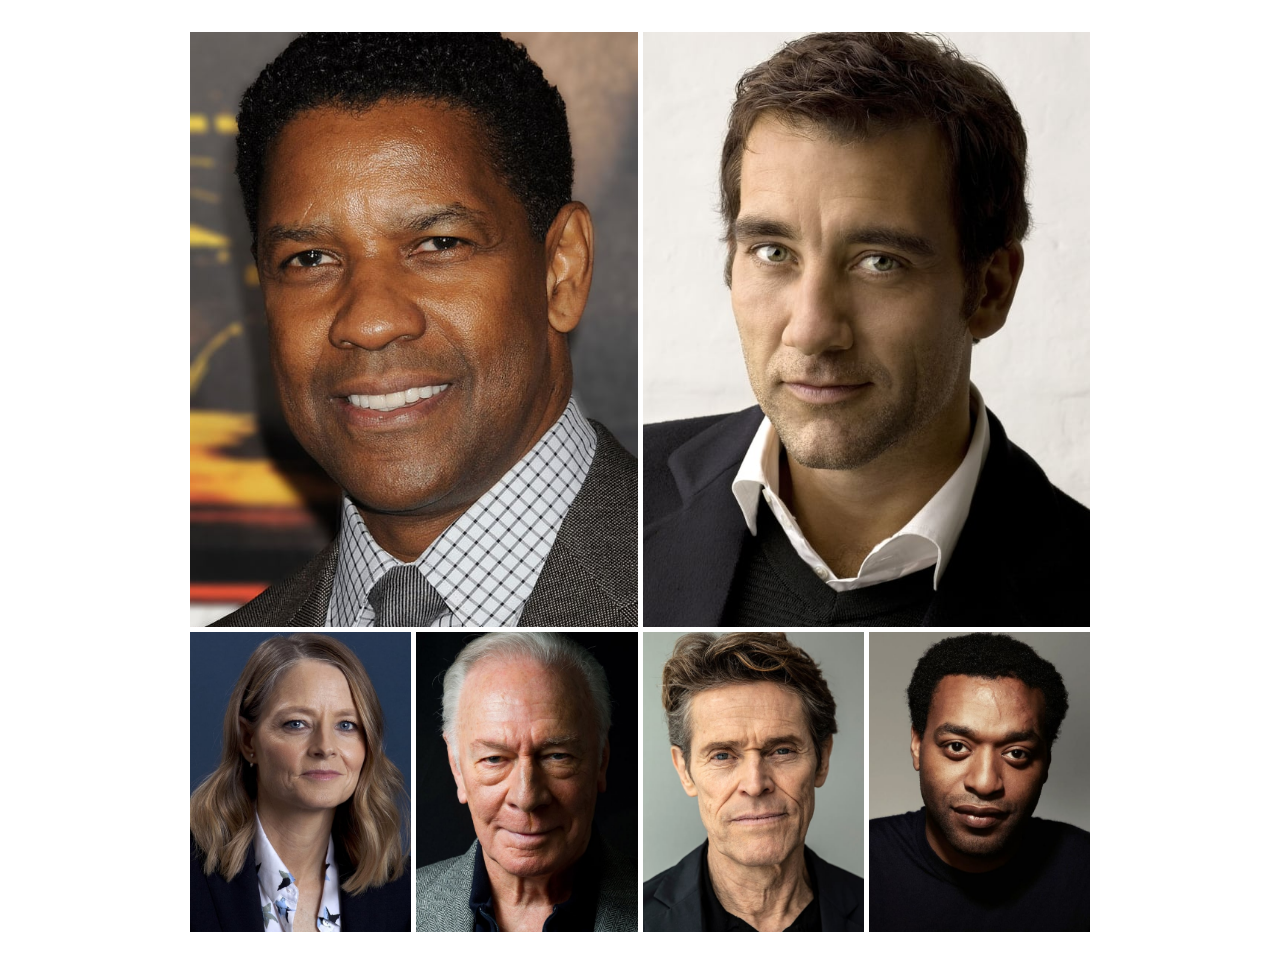
<file: actorsGallery.html>
<!DOCTYPE html>
<html lang="en">
<head>
    <meta charset="UTF-8">
    <meta http-equiv="X-UA-Compatible" content="IE=edge">
    <meta name="viewport" content="width=device-width, initial-scale=1.0">
    <link rel="stylesheet" href="css/gallery.css">
    <title>Inside Man Actors Gallery</title>
</head>
<body>
    
    <div class="container">

        <div class="denzel">
            <div class="img">
                <img src="images/denzel.jpg" alt="">
            </div>
        </div>

        <div class="clive">
            <div class="img">
                <img src="images/clive.jpg" alt="">
            </div>
        </div>

        <div class="jodie">
            <div class="img">
                <img src="images/jodie.jpg" alt="">
            </div>
        </div>

        <div class="christopher">
            <div class="img">
                <img src="images/christopher.jpg" alt="">
            </div>
        </div>

        <div class="willem">
            <div class="img">
                <img src="images/willem.jpg" alt="">
            </div>
        </div>

        <div class="chiwetel">
            <div class="img">
                <img src="images/chiwetel.jpg" alt="">
            </div>
        </div>

    </div>

</body>
</html>
</file>
<file: css/gallery.css>
* {
    margin: 0;
    padding: 0;
    box-sizing: border-box;
    /*border: 1px solid red;*/
}

.container {
    width: 900px;
    height: 900px;
    margin: 2rem auto;
    display: grid;
    grid-template-columns: repeat(4, 1fr);
    grid-template-rows: 595px 300px;
    gap: 5px;
}

.container > div {
    width: 100%;
    height: 100%;
}

.img {
    width: 100%;
    height: 100%;
}

.img img {
    width: 100%;
    height: 100%;
    object-fit: cover;
}

.denzel {
    grid-column: 1/3;
    grid-row: 1/2;
}

.clive {
    grid-column: 3/5;
    grid-row: 1/2;
}

@media (max-width: 568px) {
    body {
        background-color: #000;
    }

    .container {
        width: auto;
        grid-template-columns: repeat(1, auto);
        grid-template-rows: repeat(6, 1fr);
        grid-template-areas:
        "denzel"
        "clive"
        "jodie"
        "christopher"
        "willem"
        "chiwetel"
    }

    .denzel {
        grid-area: denzel;
    }

    .clive {
        grid-area: clive;
    }

    .jodie {
        grid-area: jodie;
    }

    .christopher {
        grid-area: christopher;
    }

    .willem {
        grid-area: willem;
    }

    .chiwetel {
        grid-area: chiwetel;
    }

}
</file>
